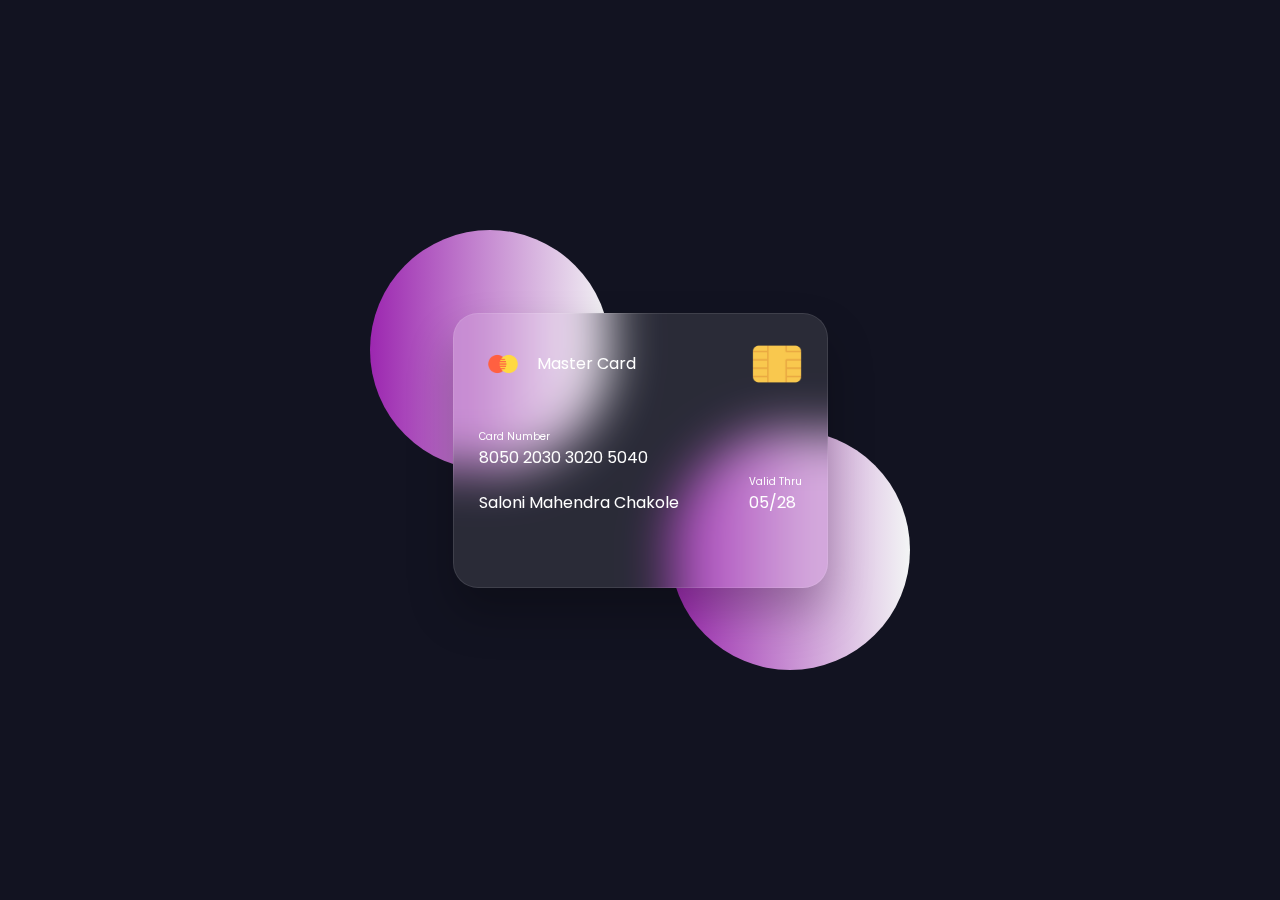
<file: Flipping card/index.html>
<!DOCTYPE html>
<html>

<head>
    <title>flipping card ui design</title>
    <link rel="preconnect" href="https://fonts.googleapis.com">
    <link rel="preconnect" href="https://fonts.gstatic.com" crossorigin>
    <link href="https://fonts.googleapis.com/css2?family=Poppins:wght@300;400;500;600&display=swap" rel="stylesheet">
    <link href="style.css" rel="stylesheet">
</head>

<body>
    <section>
        <div class="container">
            <div class="card front-face">
                <header>
                    <span class="logo">
                        <img src="images/money.png" />
                        <h5>Master Card</h5>
                    </span>
                    <img src="images/chip.png" alt="" class="chip" />
                </header>
                <div class="card-details">
                    <div class="name-number">
                        <h6>Card Number</h6>
                        <h5 class="number">8050 2030 3020 5040</h5>
                        <h5 class="name">Saloni Mahendra Chakole</h5>
                    </div>

                    <div class="valid-date">
                        <h6>Valid Thru</h6>
                        <h5>05/28</h5>
                    </div>
                </div>
            </div>

            <div class="card back-face">
                <h6>
                    For customer service call +977 4343 3433 or email at
                    mastercard@gmail.com
                </h6>
                <span class="magnetic-strip"></span>
                <div class="signature"><i>005</i></div>
                <h5>
                    Lorem ipsum dolor sit amet consectetur adipisicing elit. Officiis
                    perferendis tempore nostrum amet quo molestias
                </h5>
            </div>
        </div>

    </section>
</body>

</html>
</file>
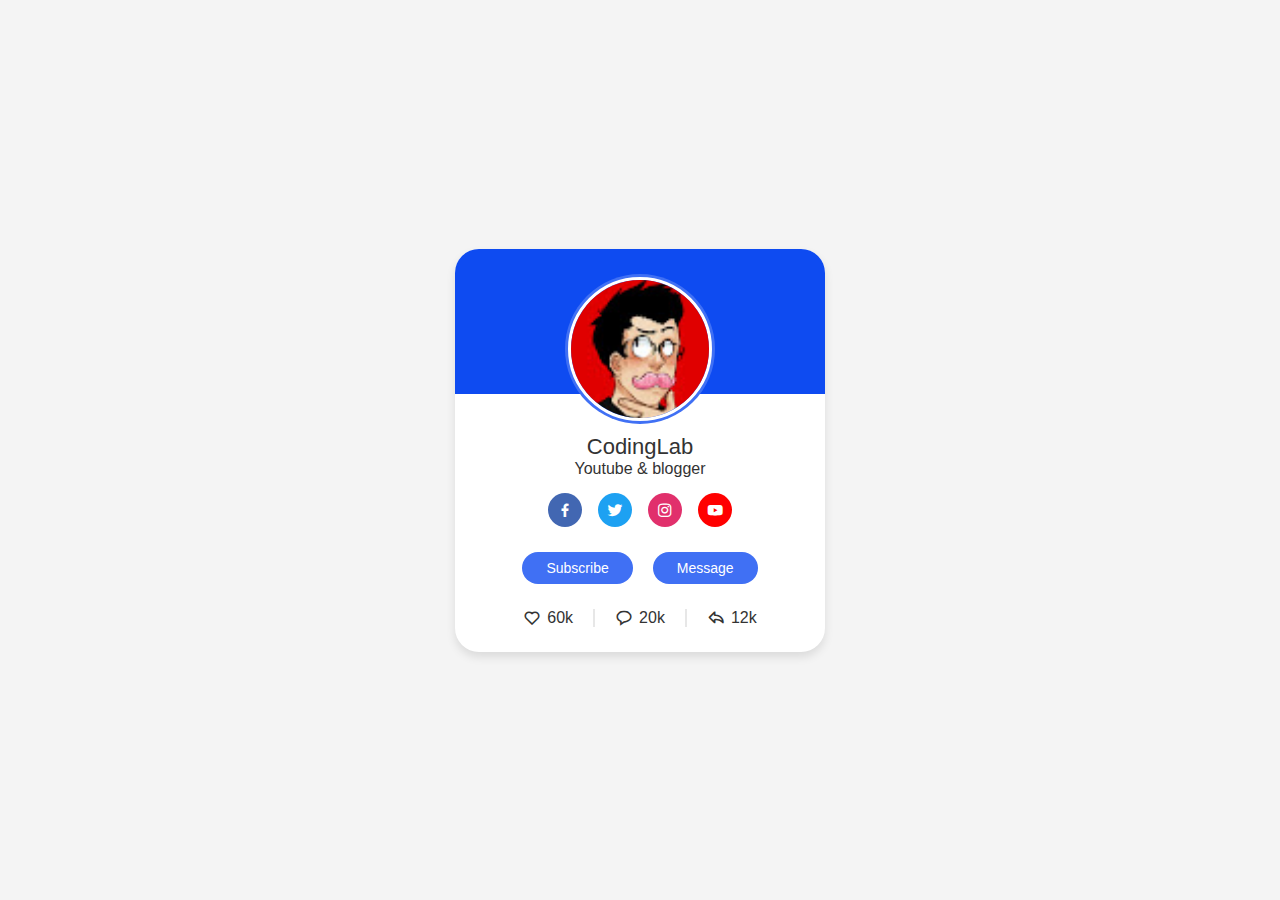
<file: Profile-card/Profile-card.html>
<!DOCTYPE html>
<html>

<head>
    <title> Profile Card</title>
    <!--css-->
    <link href="Profile-card.css" rel="stylesheet">
    <link rel="preconnect" href="https://fonts.googleapis.com">
    <link rel="preconnect" href="https://fonts.gstatic.com" crossorigin>
    <link href="https://fonts.googleapis.com/css2?family=Poppins:wght@300;400;500;600&display=swap" rel="stylesheet">

    <!--Boxicon css-->
    <link href='https://unpkg.com/boxicons@2.1.4/css/boxicons.min.css' rel='stylesheet'>
</head>

<body>
    <!--<div style=" 
    display: flex;
    flex-direction: column;
    justify-content: center;
    align-items: center;
    position: fixed;
    top: 0;
    bottom: 0;
    right: 0;
    left: 0;
    ">
        <div class="outer-div">
            <div class=" inner-div">
                <img class="thumbnail" src="channel-2.jpeg">
            </div>
            <div class="inner-div2">
                <div class="title">
                    <p style="text-align: center;">CodingLab</p><br>
                    <p style="text-align: center;">Youtube & Blogger</p>
                </div>
                <div class="social-media">
                    <div class="facebook">facebook</div>
                    <div class="twitter"> Twitter</div>
                    <div class="Instagram">Instagram</div>
                    <div class="youtube">Youtube</div>
                </div>
                <div class="action">
                    <button>Subscribe</button>
                    <button>Message</button>
                </div>
                <div class="followers">
                    <div class="like">like </div>
                    <div class="comment">comment </div>
                    <div class="share"> share </div>
                </div>
            </div>
        </div>
    </div>-->

    <div class="profile-card">
        <div class="image">
            <img class="profile-img" src="channel-2.jpeg">
        </div>

        <div class="text-data">
            <span class="name"> CodingLab</span>
            <span class="Job"> Youtube & blogger</span>
        </div>
        <div class="media-buttons">
            <a class="link" style="background: #4267b2;" href="#">
                <i class='bx bxl-facebook'></i>
            </a>
            <a class="link" style="background: #1da1f2;" href="#">
                <i class='bx bxl-twitter'></i>
            </a>
            <a class="link" style="background: #e1306c;" href="#">
                <i class='bx bxl-instagram'></i>
            </a>
            <a class="link" style="background: #ff0000;" href="#">
                <i class='bx bxl-youtube'></i>
            </a>
        </div>
        <div class="buttons">
            <button class="button"> Subscribe</button>
            <button class="button">Message</button>
        </div>
        <div class="analytics">
            <div class="data">
                <i class='bx bx-heart'></i>
                <span class="number">60k</span>
            </div>
            <div class="data">
                <i class='bx bx-message-rounded'></i>
                <span class="number">20k</span>
            </div>
            <div class="data">
                <i class='bx bx-share'></i>
                <span class="number">12k</span>
            </div>
        </div>
    </div>

</body>

</html>
</file>
<file: Flipping card/style.css>
* {
    margin: 0;
    padding: 0;
    box-sizing: border-box;
    font-family: "Poppins", sans-serif;
}

section {
    min-height: 100vh;
    width: 100%;
    background: #121321;
    display: flex;
    align-items: center;
    justify-content: center;
    color: #fff;
    perspective: 1000px;
}

section::before {
    content: "";
    position: absolute;
    height: 240px;
    width: 240px;
    border-radius: 50%;
    transform: translate(-150px, -100px);
    background: linear-gradient(90deg, #9c27b0, #f3f5f5);
}

section::after {
    content: "";
    position: absolute;
    height: 240px;
    width: 240px;
    border-radius: 50%;
    transform: translate(150px, 100px);
    background: linear-gradient(90deg, #9c27b0, #f3f5f5);
}

.container {
    height: 275px;
    width: 375px;
    position: relative;
    z-index: 100;
    transition: 0.6s;
    transform-style: preserve-3d;

}

.container:hover {
    transform: rotateY(180deg);
}

.container .card {
    position: absolute;
    height: 100%;
    width: 100%;
    padding: 25px;
    border-radius: 25px;
    backdrop-filter: blur(25px);
    background: rgba(255, 255, 255, 0.1);
    box-shadow: 0 25px 45px rgba(0, 0, 0, 0.25);
    border: 1px solid rgba(255, 255, 255, 0.1);
    backface-visibility: hidden;
}

.front-face header,
.front-face .logo {
    display: flex;
    align-items: center;
}

.front-face header {
    justify-content: space-between;
}

.front-face .logo img {
    width: 48px;
    margin-right: 10px;
}

h5 {
    font-size: 16px;
    font-weight: 400;
}

.front-face .chip {
    width: 50px;
}

.front-face .card-details {
    display: flex;
    margin-top: 40px;
    align-items: flex-end;
    justify-content: space-between;
}

h6 {
    font-size: 10px;
    font-weight: 400;
}

h5 .number {
    font-size: 18px;
    letter-spacing: 1px;

}

.name-number .name {
    margin-top: 20px;
}

.card.back-face {
    border: none;
    padding: 15px 25px 25px 25px;
    transform: rotateY(180deg);
}

.card.back-face h6 {
    font-size: 8px;
}

.card.back-face .magnetic-strip {
    position: absolute;
    top: 40px;
    left: 0;
    height: 45px;
    width: 100%;
    background: #000;
}

.card.back-face .signature {
    display: flex;
    justify-content: flex-end;
    align-items: center;
    margin-top: 80px;
    height: 40px;
    width: 85%;
    border-radius: 6px;
    background: repeating-linear-gradient(#fff,
            #fff 3px,
            #efefef 0px,
            #efefef 9px);
}

.signature i {
    color: #000;
    font-size: 12px;
    padding: 4px 6px;
    border-radius: 4px;
    background-color: #fff;
    margin-right: -30px;
    z-index: -1;
}

.card.back-face h5 {
    font-size: 8px;
    margin-top: 15px;
}
</file>
<file: Profile-card/Profile-card.css>
body {
    display: flex;
    align-items: center;
    justify-content: center;
    height: 100vh;
    background-color: #f4f4f4;
    /*vh - viewport height */
}

/* google font poppin*/
.profile-card {
    display: flex;
    flex-direction: column;
    align-items: center;
    max-width: 370px;
    width: 100%;
    background: #fff;
    border-radius: 24px;
    padding: 25px;
    box-shadow: 0 5px 10px rgba(0, 0, 0, 0.1);
    position: relative;
}

/*The ::before selector inserts something before the content of each selected element(s).
Use the ::after selector to insert something after the content.*/
.profile-card::before {
    content: '';
    position: absolute;
    top: 0;
    left: 0;
    height: 36%;
    width: 100%;
    border-radius: 24px 24px 0 0;
    background-color: #0e4bf1;
}

* {
    margin: 0;
    padding: 0;
    box-sizing: border-box;
    font-family: "Poppin", sans-serif;
}

.image {
    position: relative;
    height: 150px;
    width: 150px;
    border-radius: 50%;
    background-color: #4070f4;
    padding: 3px;
    margin-bottom: 10px;
}

.image .profile-img {
    height: 100%;
    width: 100%;
    object-fit: cover;
    border-radius: 50%;
    border: 3px solid #fff;

}

.profile-card .text-data {
    display: flex;
    flex-direction: column;
    align-items: center;
    color: #333;
}

.text-data .name {
    font-size: 22px;
    font-weight: 500;
}

.text-data .job {
    font-size: 15px;
    font-weight: 400;
}

.profile-card .media-buttons {
    display: flex;
    align-items: center;
    margin-top: 15px;
}

.media-buttons .link {
    display: flex;
    align-items: center;
    justify-content: center;
    color: #fff;
    font-size: 18px;
    height: 34px;
    width: 34px;
    border-radius: 50%;
    margin: 0 8px;
    text-decoration: none;
    background-color: #4070f4;
}

.profile-card .buttons {
    display: flex;
    align-items: center;
    margin-top: 25px;

}

.buttons .button {
    background-color: #4070f4;
    padding: 8px 24px;
    margin: 0 10px;
    border: none;
    border-radius: 24px;
    color: white;
    font-size: 14px;
    font-weight: 400;
    cursor: pointer;
    transition: all 0.3s ease;
}

.buttons .button:hover {
    background-color: #0e4bf1;
}

.profile-card .analytics {
    display: flex;
    align-items: center;
    margin-top: 25px;
}

.analytics .data {
    display: flex;
    align-items: center;
    color: #333;
    padding: 0 20px;
    border-right: 2px solid #e7e7e7;

}

.data i {
    font-size: 18px;
    margin-right: 6px;
}

.data:last-child {
    border-right: none;

}

/*.outer-div {
    background-color: gray;
    width: 300px;
    height: 350px;
    border: none;
    box-shadow: 0.5px 0.5px 4px gray;
    border-radius: 30px;


}

.inner-div {
    background-color: rgb(59, 119, 239);
    width: 300px;
    height: 150px;
    border-top-right-radius: 30px;
    border-top-left-radius: 30px;
    position: relative;
}

.inner-div2 {
    background-color: white;
    width: 300px;
    height: 200px;
    border-bottom-left-radius: 30px;
    border-bottom-right-radius: 30px;
    display: flex;
    flex-direction: column;
    justify-content: center;
    align-items: center;
}

.thumbnail {
    position: absolute;
    bottom: -10px;
    left: 115px;
    border: 3px solid white;
    border-radius: 40px;
    box-shadow: 0.5px 0.5px 10px white;


}

.followers {
    display: flex;
    flex-direction: row;
}

.social-media {
    display: flex;
    flex-direction: row;
}*/
</file>
